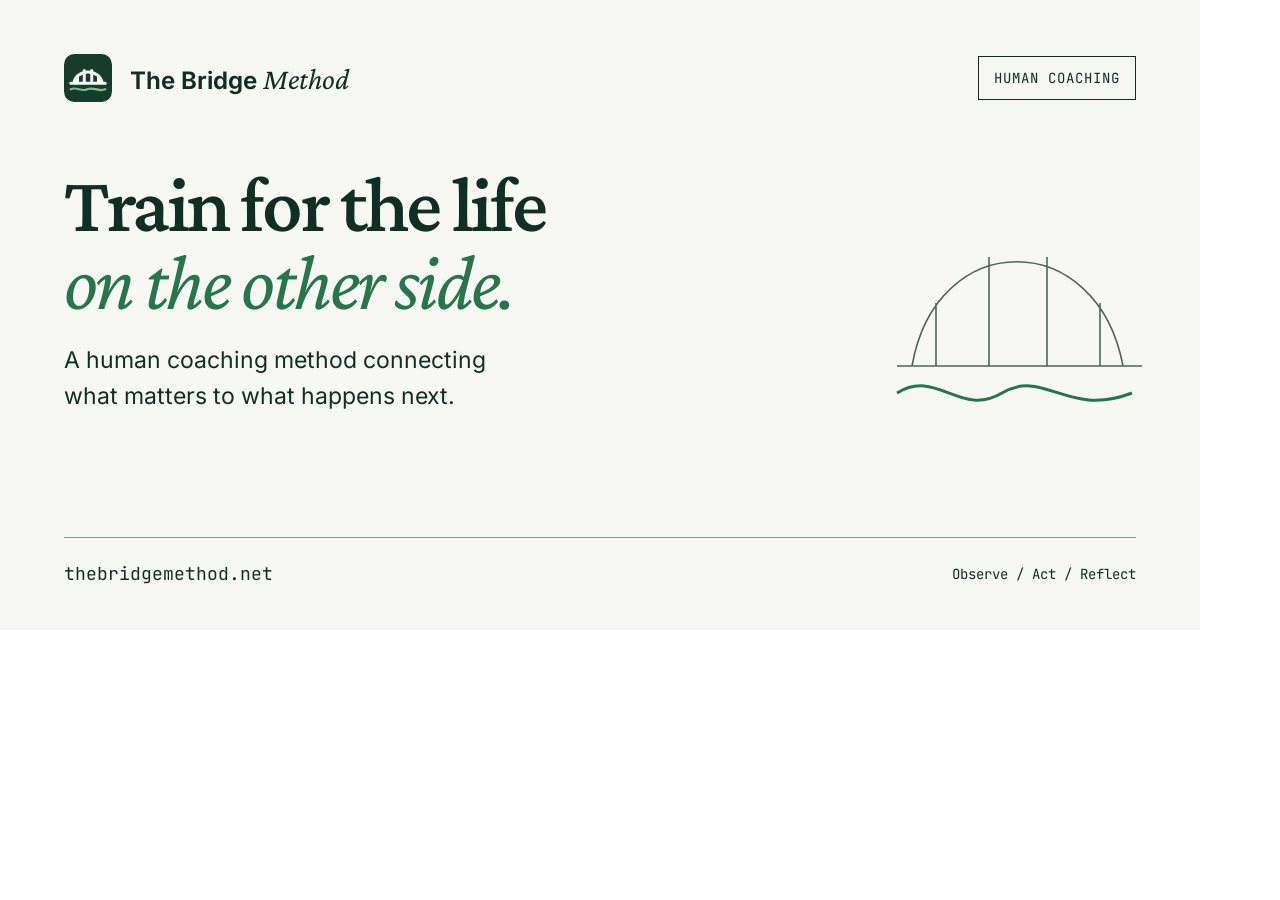
<file: presentation/card.html>
<!doctype html>
<html lang="en">
  <head>
    <meta charset="utf-8" />
    <title>The Bridge Method social card source</title>
    <style>
      @font-face {
        font-family: Inter;
        src: url("../site/fonts/inter-latin-variable.woff2");
        font-weight: 100 900;
      }
      @font-face {
        font-family: "Crimson Pro";
        src: url("../site/fonts/crimson-pro-latin-variable.woff2");
        font-weight: 100 900;
      }
      @font-face {
        font-family: "Crimson Pro";
        src: url("../site/fonts/crimson-pro-latin-italic-400.woff2");
        font-style: italic;
        font-weight: 400;
      }
      @font-face {
        font-family: "JetBrains Mono";
        src: url("../site/fonts/jetbrains-mono-latin-variable.woff2");
        font-weight: 100 800;
      }
      * {
        box-sizing: border-box;
      }
      body {
        margin: 0;
      }
      .card {
        width: 1200px;
        height: 630px;
        padding: 54px 64px;
        position: relative;
        overflow: hidden;
        background: #f7f8f4;
        color: #102f24;
        font-family: Inter, sans-serif;
      }
      header {
        display: flex;
        align-items: center;
        gap: 18px;
      }
      header img {
        width: 48px;
        height: 48px;
      }
      .wordmark {
        font-size: 22px;
        font-weight: 650;
      }
      .wordmark em {
        font-family: "Crimson Pro", serif;
        font-size: 30px;
        font-weight: 400;
      }
      .status {
        margin-left: auto;
        font:
          14px "JetBrains Mono",
          monospace;
        text-transform: uppercase;
        letter-spacing: 0.07em;
        padding: 12px 15px;
        border: 1px solid currentColor;
      }
      h1 {
        position: relative;
        margin: 63px 0 22px;
        font:
          560 80px/0.97 "Crimson Pro",
          Georgia,
          serif;
        letter-spacing: -0.035em;
        max-width: 790px;
      }
      h1 em {
        font-weight: 400;
        color: #26754b;
      }
      .description {
        font-size: 23px;
        line-height: 1.55;
        position: relative;
        max-width: 750px;
      }
      footer {
        position: absolute;
        left: 64px;
        right: 64px;
        bottom: 45px;
        display: flex;
        justify-content: space-between;
        align-items: center;
        border-top: 1px solid #829b85;
        padding-top: 24px;
        font:
          14px "JetBrains Mono",
          monospace;
      }
      .domain {
        font-size: 18px;
      }
      .figure {
        position: absolute;
        right: 48px;
        top: 190px;
        width: 270px;
        height: 280px;
        color: #52635b;
      }
      .figure path,
      .figure rect,
      .figure circle {
        fill: none;
        stroke: currentColor;
        stroke-width: 1.6;
      }
      .figure .accent {
        stroke: #26754b;
        stroke-width: 3;
      }
      .figure text {
        font:
          14px "JetBrains Mono",
          monospace;
        fill: currentColor;
        letter-spacing: 0.15em;
      }
      .bridge .figure {
        top: 188px;
      }
      .bridge .wordmark {
        font-size: 24px;
      }
      .kernel .figure rect {
        stroke: #765b76;
      }
      .kernel .figure .accent {
        stroke: #765b76;
        stroke-dasharray: 4 4;
      }
      .kernel .status {
        color: #765b76;
      }
      .kernel h1 {
        font-size: 78px;
      }
      .rpbx {
        background: #173b2d;
        color: #f7f8f4;
      }
      .rpbx h1 {
        font-size: 93px;
      }
      .rpbx h1 em {
        color: #8bc69d;
      }
      .rpbx .figure {
        color: #526f5c;
      }
      .rpbx .figure .accent {
        stroke: #8bc69d;
        stroke-width: 4;
      }
      .rpbx .wordmark {
        font-size: 30px;
      }
      .rpbx .wordmark em {
        font-size: 35px;
      }
    </style>
  </head>
  <body>
    <article class="card bridge">
      <header>
        <img src="../site/favicon-bridge-d1573dd1a5af.svg" alt="" /><span
          class="wordmark"
          >The Bridge <em>Method</em></span
        ><span class="status">Human coaching</span>
      </header>
      <h1>Train for the life<br /><em>on the other side.</em></h1>
      <p class="description">
        A human coaching method connecting<br />what matters to what happens
        next.
      </p>
      <svg class="figure" viewBox="0 0 270 280" aria-hidden="true">
        <path
          d="M15 178h245M30 178c24-139 185-139 211 0M54 115v63m53-109v109m58-109v109m53-63v63"
        />
        <path class="accent" d="M15 205c40-25 63 25 105 0s65 25 130 0" />
      </svg>
      <footer>
        <span class="domain">thebridgemethod.net</span
        ><span>Observe / Act / Reflect</span>
      </footer>
    </article>
  </body>
</html>
</file>
